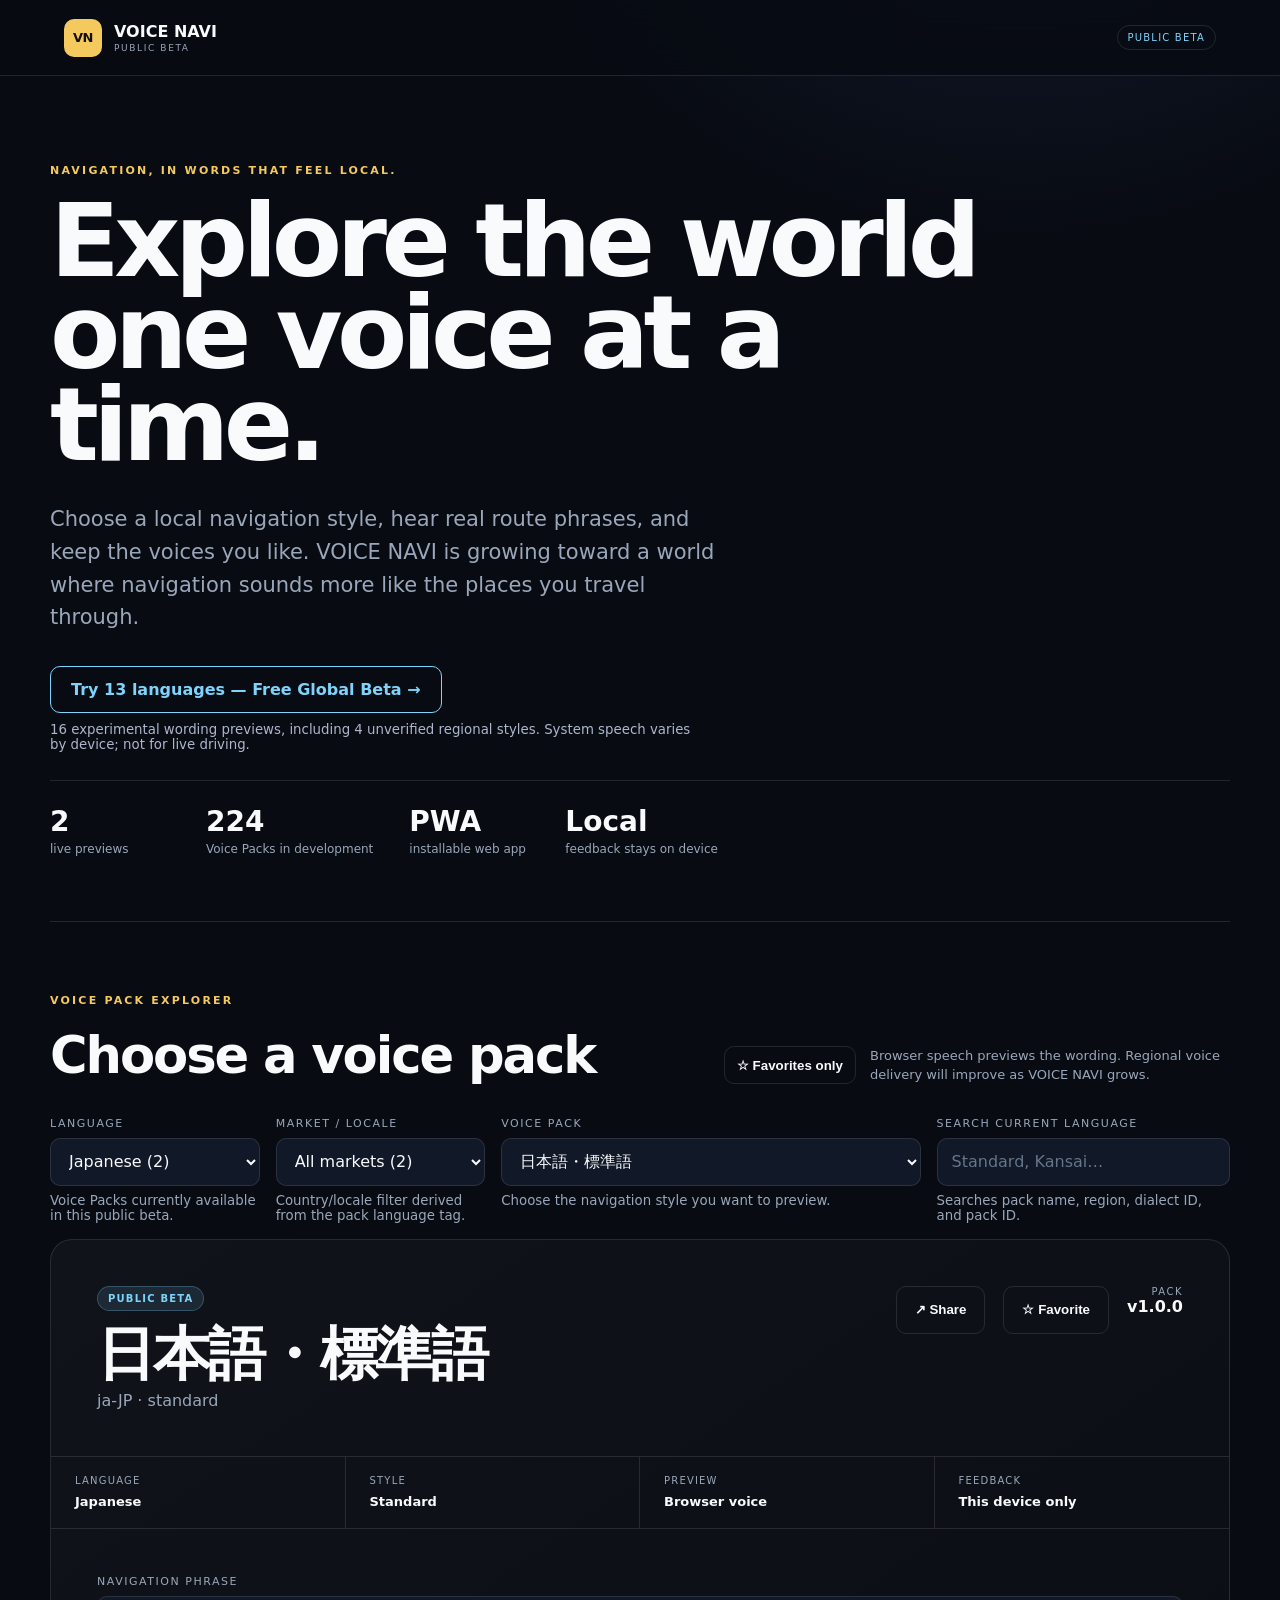
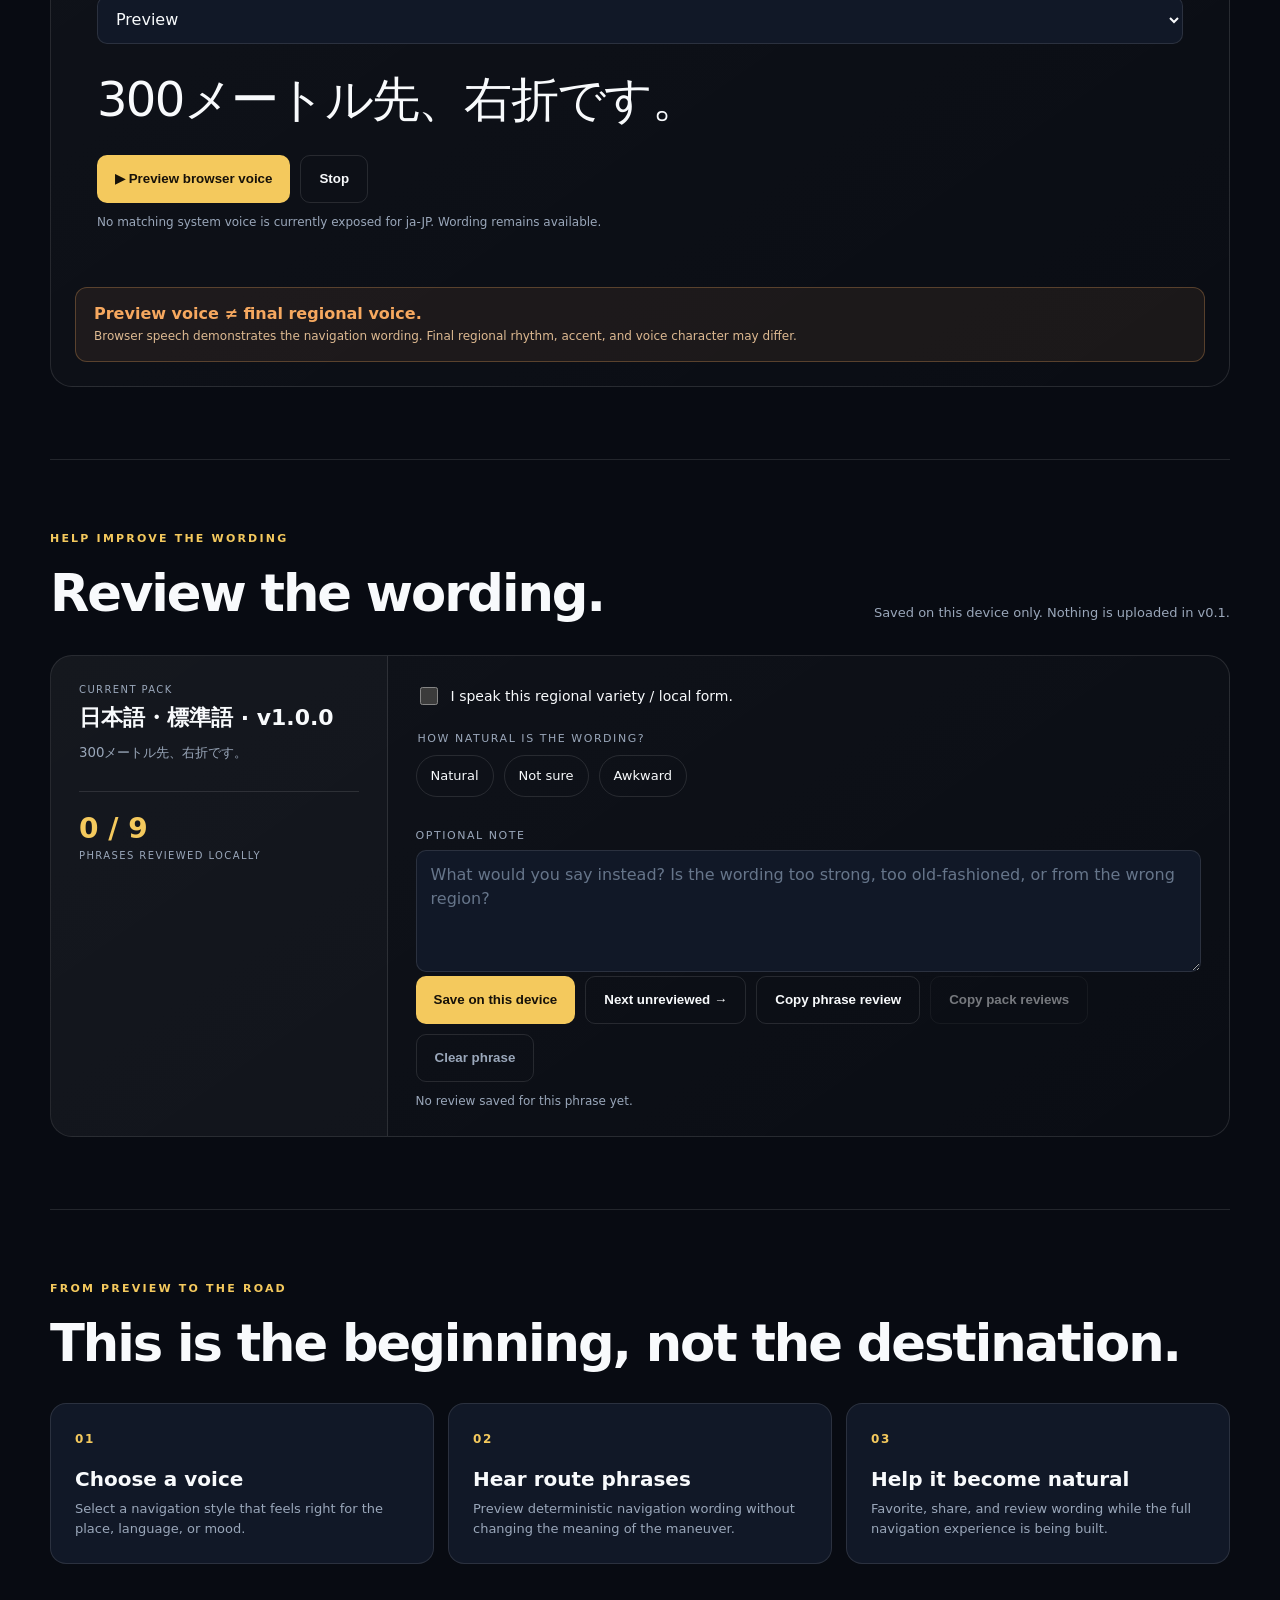
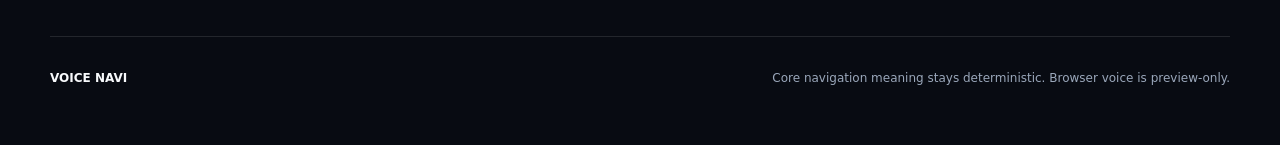
<file: index.html>
<!doctype html>
<html lang="en">
<head>
  <meta charset="utf-8">
  <meta name="viewport" content="width=device-width,initial-scale=1,viewport-fit=cover">
  <meta name="theme-color" content="#0b1020">
  <meta name="description" content="Preview VOICE NAVI navigation styles and help shape a more local voice experience.">
  <title>VOICE NAVI — Public Beta</title>
  <link rel="manifest" href="manifest.webmanifest">
  <link rel="icon" href="icon.svg" type="image/svg+xml">
  <link rel="apple-touch-icon" href="apple-touch-icon.png">
  <link rel="stylesheet" href="styles.css">
</head>
<body>
  <header class="topbar">
    <a class="brand" href="#" aria-label="VOICE NAVI home">
      <span class="brand-mark" aria-hidden="true">VN</span>
      <span><strong>VOICE NAVI</strong><small>PUBLIC BETA</small></span>
    </a>
    <nav class="topnav" aria-label="VOICE NAVI navigation"><button id="install-button" class="secondary compact" type="button" hidden>Install app</button><span class="lab-label">PUBLIC BETA</span></nav>
  </header>

  <main>
    <section class="hero" aria-labelledby="hero-title">
      <p class="eyebrow">NAVIGATION, IN WORDS THAT FEEL LOCAL.</p>
      <h1 id="hero-title">Explore the world<br>one voice at a time.</h1>
      <p class="hero-copy">Choose a local navigation style, hear real route phrases, and keep the voices you like. VOICE NAVI is growing toward a world where navigation sounds more like the places you travel through.</p>
      <p style="margin:0 0 28px">
        <a href="beta/" style="display:inline-block;padding:13px 20px;border:1px solid #7dd3fc;border-radius:10px;color:#7dd3fc;text-decoration:none;font-weight:700">Try 13 languages — Free Global Beta →</a>
        <small style="display:block;max-width:650px;margin-top:9px;color:#adb6cd">16 experimental wording previews, including 4 unverified regional styles. System speech varies by device; not for live driving.</small>
      </p>
      <div class="hero-stats" aria-label="VOICE NAVI beta summary">
        <div><strong id="pack-count">—</strong><span>live previews</span></div>
        <div><strong>224</strong><span>Voice Packs in development</span></div>
        <div><strong>PWA</strong><span>installable web app</span></div>
        <div><strong>Local</strong><span>feedback stays on device</span></div>
      </div>
    </section>

    <section class="lab" aria-labelledby="lab-title">
      <div class="lab-heading">
        <div>
          <p class="eyebrow">VOICE PACK EXPLORER</p>
          <h2 id="lab-title">Choose a voice pack</h2>
        </div>
        <div class="lab-tools">
          <button id="favorites-filter" class="secondary compact" type="button" aria-pressed="false">☆ Favorites only</button>
          <p class="status-note">Browser speech previews the wording. Regional voice delivery will improve as VOICE NAVI grows.</p>
        </div>
      </div>

      <div class="controls">
        <label>
          <span>Language</span>
          <select id="language-select" aria-describedby="language-help"></select>
          <small id="language-help">Voice Packs currently available in this public beta.</small>
        </label>
        <label>
          <span>Market / Locale</span>
          <select id="market-select"></select>
          <small>Country/locale filter derived from the pack language tag.</small>
        </label>
        <label class="pack-control">
          <span>Voice pack</span>
          <select id="pack-select"></select>
          <small>Choose the navigation style you want to preview.</small>
        </label>
        <label>
          <span>Search current language</span>
          <input id="pack-search" type="search" placeholder="Standard, Kansai…" autocomplete="off">
          <small>Searches pack name, region, dialect ID, and pack ID.</small>
        </label>
      </div>

      <article class="pack-card" aria-live="polite">
        <div class="pack-head">
          <div>
            <span id="readiness-badge" class="badge public-beta">PUBLIC BETA</span>
            <h3 id="pack-name">Loading…</h3>
            <p id="pack-meta" class="pack-meta"></p>
          </div>
          <div class="pack-actions">
            <button id="share-button" class="favorite" type="button">↗ Share</button>
            <button id="favorite-button" class="favorite" type="button" aria-pressed="false">☆ Favorite</button>
            <div class="version-block"><span>PACK</span><strong id="pack-version">—</strong></div>
          </div>
        </div>

        <div class="evidence-grid">
          <div><span>Language</span><strong id="public-language">—</strong></div>
          <div><span>Style</span><strong id="public-style">—</strong></div>
          <div><span>Preview</span><strong>Browser voice</strong></div>
          <div><span>Feedback</span><strong>This device only</strong></div>
        </div>

        <div class="preview-panel">
          <label>
            <span>Navigation phrase</span>
            <select id="phrase-select"></select>
          </label>
          <blockquote id="phrase-text">—</blockquote>
          <div class="preview-actions">
            <button id="speak-button" class="primary" type="button">▶ Preview browser voice</button>
            <button id="stop-button" class="secondary" type="button">Stop</button>
          </div>
          <p id="voice-status" class="voice-status">Browser speech uses a matching system voice when available.</p>
          <p id="share-status" class="voice-status" aria-live="polite"></p>
        </div>

        <aside id="accent-warning" class="warning">
          <strong>Preview voice ≠ final regional voice.</strong>
          <span>Browser speech demonstrates the navigation wording. Final regional rhythm, accent, and voice character may differ.</span>
        </aside>
      </article>
    </section>


    <section class="feedback" aria-labelledby="feedback-title">
      <div class="lab-heading">
        <div>
          <p class="eyebrow">HELP IMPROVE THE WORDING</p>
          <h2 id="feedback-title">Review the wording.</h2>
        </div>
        <p class="status-note">Saved on this device only. Nothing is uploaded in v0.1.</p>
      </div>

      <div class="feedback-card">
        <div class="feedback-context">
          <span>Current pack</span>
          <strong id="feedback-pack">—</strong>
          <small id="feedback-phrase">—</small>
          <div class="review-progress">
            <strong id="review-progress-count">0 / 0</strong>
            <span>phrases reviewed locally</span>
          </div>
        </div>

        <div class="feedback-form">
          <label class="native-check">
            <input id="native-speaker" type="checkbox">
            <span>I speak this regional variety / local form.</span>
          </label>

          <fieldset>
            <legend>How natural is the wording?</legend>
            <div class="rating-options">
              <label><input type="radio" name="wording-rating" value="natural"><span>Natural</span></label>
              <label><input type="radio" name="wording-rating" value="uncertain"><span>Not sure</span></label>
              <label><input type="radio" name="wording-rating" value="awkward"><span>Awkward</span></label>
            </div>
          </fieldset>

          <label>
            <span>Optional note</span>
            <textarea id="review-note" rows="4" maxlength="800" placeholder="What would you say instead? Is the wording too strong, too old-fashioned, or from the wrong region?"></textarea>
          </label>

          <div class="preview-actions">
            <button id="save-review-button" class="primary" type="button">Save on this device</button>
            <button id="next-review-button" class="secondary" type="button">Next unreviewed →</button>
            <button id="copy-review-button" class="secondary" type="button">Copy phrase review</button>
            <button id="copy-pack-review-button" class="secondary" type="button">Copy pack reviews</button>
            <button id="clear-review-button" class="secondary subtle" type="button">Clear phrase</button>
          </div>
          <p id="feedback-status" class="voice-status">No review saved for this phrase yet.</p>
        </div>
      </div>
    </section>

    <section class="product-flow" aria-labelledby="product-flow-title">
      <p class="eyebrow">FROM PREVIEW TO THE ROAD</p>
      <h2 id="product-flow-title">This is the beginning, not the destination.</h2>
      <div class="product-flow-grid">
        <article><span class="step-number">01</span><h3>Choose a voice</h3><p>Select a navigation style that feels right for the place, language, or mood.</p></article>
        <article><span class="step-number">02</span><h3>Hear route phrases</h3><p>Preview deterministic navigation wording without changing the meaning of the maneuver.</p></article>
        <article><span class="step-number">03</span><h3>Help it become natural</h3><p>Favorite, share, and review wording while the full navigation experience is being built.</p></article>
      </div>
    </section>
  </main>

  <footer>
    <strong>VOICE NAVI</strong>
    <span>Core navigation meaning stays deterministic. Browser voice is preview-only.</span>
  </footer>

  <script src="app.js" defer></script>
</body>
</html>
</file>
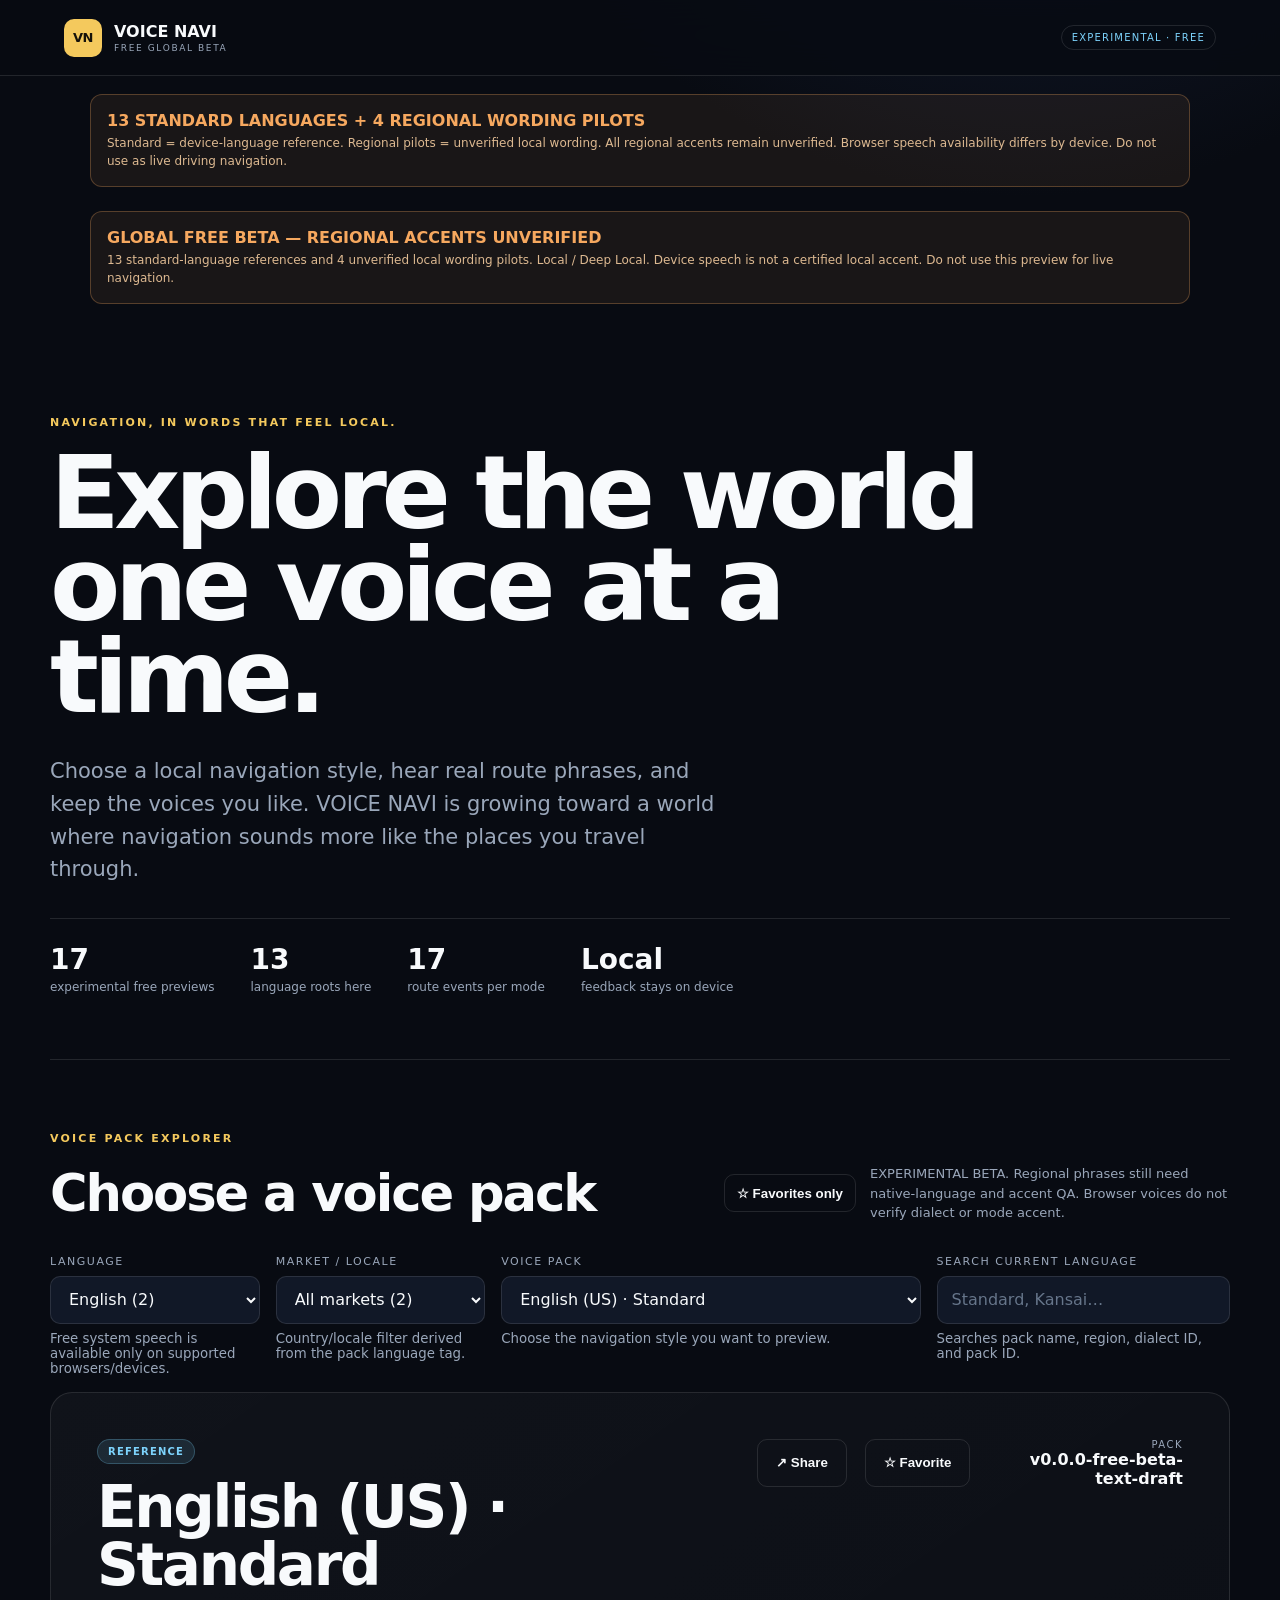
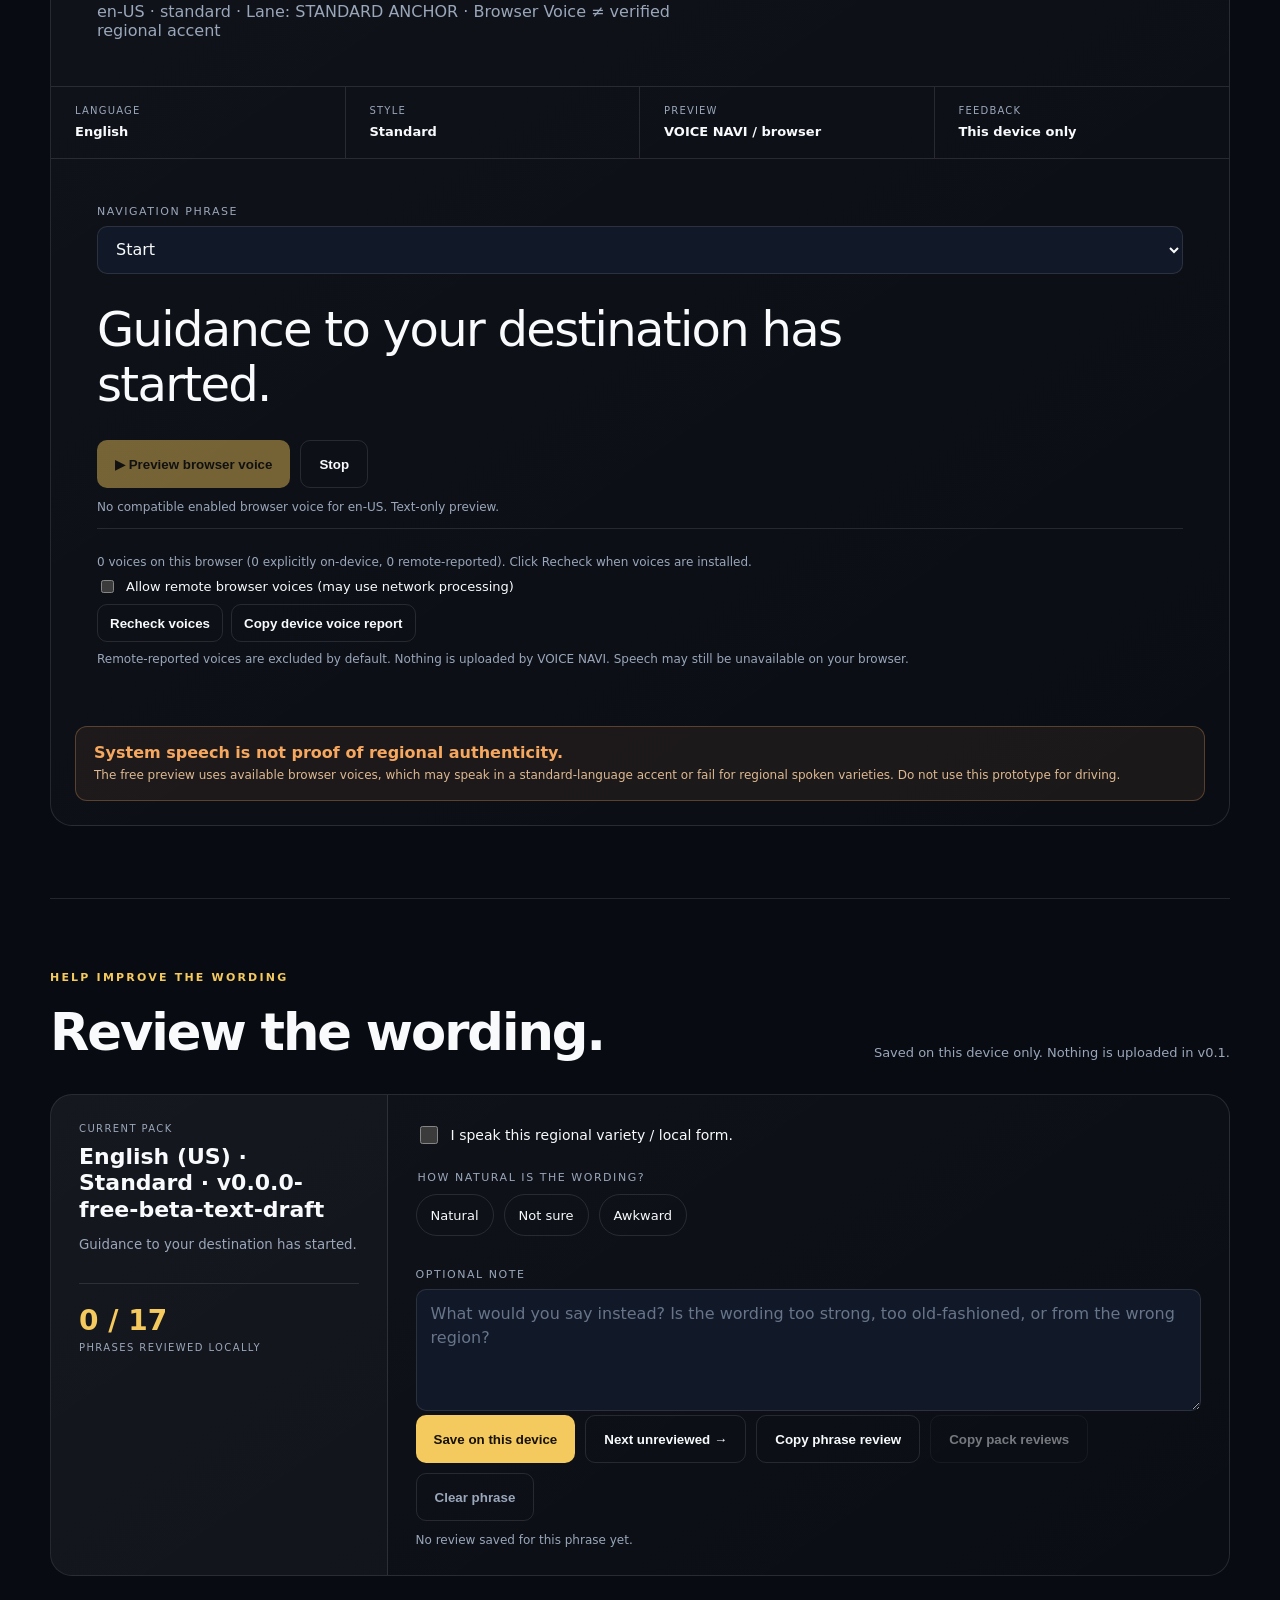
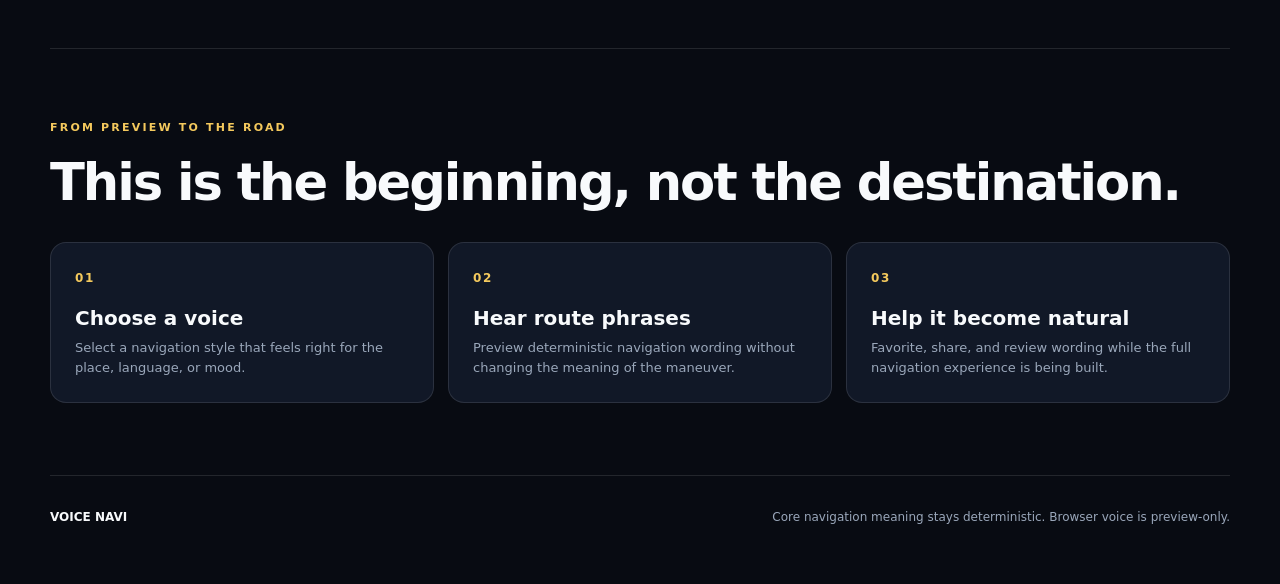
<file: beta/index.html>
<!doctype html>
<html lang="en">
<head>
  <meta name="robots" content="index,follow">
  <meta charset="utf-8">
  <meta name="viewport" content="width=device-width,initial-scale=1,viewport-fit=cover">
  <meta name="theme-color" content="#0b1020">
  <meta name="description" content="Preview VOICE NAVI navigation styles and help shape a more local voice experience.">
  <title>VOICE NAVI — Free Global Beta · 13 Languages</title>
  <!-- Private QA preview: no install manifest or offline functionality until release gate. -->
  <link rel="icon" href="icon.svg" type="image/svg+xml">
  <link rel="apple-touch-icon" href="apple-touch-icon.png">
  <link rel="stylesheet" href="styles.css">
</head>
<body>
  <header class="topbar">
    <a class="brand" href="#" aria-label="VOICE NAVI home">
      <span class="brand-mark" aria-hidden="true">VN</span>
      <span><strong>VOICE NAVI</strong><small>FREE GLOBAL BETA</small></span>
    </a>
    <nav class="topnav" aria-label="VOICE NAVI navigation"><button id="install-button" class="secondary compact" type="button" hidden>Install app</button><span class="lab-label">EXPERIMENTAL · FREE</span></nav>
  </header>

  <main>
    <section class="warning" aria-label="Worldwide regional voice quality lanes" style="max-width:1100px;margin:18px auto;padding:16px">
      <strong>13 STANDARD LANGUAGES + 4 REGIONAL WORDING PILOTS</strong>
      <span>Standard = device-language reference. Regional pilots = unverified local wording.
      All regional accents remain unverified. Browser speech availability differs by device.
      Do not use as live driving navigation.</span>
    </section>
    <aside class="warning" role="status" style="margin:24px auto;max-width:1100px;padding:16px">
      <strong>GLOBAL FREE BETA — REGIONAL ACCENTS UNVERIFIED</strong>
      <span>13 standard-language references and 4 unverified local wording pilots. Local / Deep Local. Device speech is not a certified local accent. Do not use this preview for live navigation.</span>
    </aside>
    <section class="hero" aria-labelledby="hero-title">
      <p class="eyebrow">NAVIGATION, IN WORDS THAT FEEL LOCAL.</p>
      <h1 id="hero-title">Explore the world<br>one voice at a time.</h1>
      <p class="hero-copy">Choose a local navigation style, hear real route phrases, and keep the voices you like. VOICE NAVI is growing toward a world where navigation sounds more like the places you travel through.</p>
      <div class="hero-stats" aria-label="VOICE NAVI beta summary">
        <div><strong id="pack-count">—</strong><span>experimental free previews</span></div>
        <div><strong id="language-count">—</strong><span>language roots here</span></div>
        <div><strong>17</strong><span>route events per mode</span></div>
        <div><strong>Local</strong><span>feedback stays on device</span></div>
      </div>
    </section>

    <section class="lab" aria-labelledby="lab-title">
      <div class="lab-heading">
        <div>
          <p class="eyebrow">VOICE PACK EXPLORER</p>
          <h2 id="lab-title">Choose a voice pack</h2>
        </div>
        <div class="lab-tools">
          <button id="favorites-filter" class="secondary compact" type="button" aria-pressed="false">☆ Favorites only</button>
          <p class="status-note">EXPERIMENTAL BETA. Regional phrases still need native-language and accent QA. Browser voices do not verify dialect or mode accent.</p>
        </div>
      </div>

      <div class="controls">
        <label>
          <span>Language</span>
          <select id="language-select" aria-describedby="language-help"></select>
          <small id="language-help">Free system speech is available only on supported browsers/devices.</small>
        </label>
        <label>
          <span>Market / Locale</span>
          <select id="market-select"></select>
          <small>Country/locale filter derived from the pack language tag.</small>
        </label>
        <label class="pack-control">
          <span>Voice pack</span>
          <select id="pack-select"></select>
          <small>Choose the navigation style you want to preview.</small>
        </label>
        <label>
          <span>Search current language</span>
          <input id="pack-search" type="search" placeholder="Standard, Kansai…" autocomplete="off">
          <small>Searches pack name, region, dialect ID, and pack ID.</small>
        </label>
      </div>

      <article class="pack-card" aria-live="polite">
        <div class="pack-head">
          <div>
            <span id="readiness-badge" class="badge public-beta">DRAFT</span>
            <h3 id="pack-name">Loading…</h3>
            <p id="pack-meta" class="pack-meta"></p>
          </div>
          <div class="pack-actions">
            <button id="share-button" class="favorite" type="button">↗ Share</button>
            <button id="favorite-button" class="favorite" type="button" aria-pressed="false">☆ Favorite</button>
            <div class="version-block"><span>PACK</span><strong id="pack-version">—</strong></div>
          </div>
        </div>

        <div class="evidence-grid">
          <div><span>Language</span><strong id="public-language">—</strong></div>
          <div><span>Style</span><strong id="public-style">—</strong></div>
          <div><span>Preview</span><strong>VOICE NAVI / browser</strong></div>
          <div><span>Feedback</span><strong>This device only</strong></div>
        </div>

        <div class="preview-panel">
          <label id="mode-control" hidden>
            <span>Intensity</span>
            <select id="mode-select"></select>
            <small>Local / Deep Local change wording, not the installed browser voice or regional accent.</small>
          </label>
          <label>
            <span>Navigation phrase</span>
            <select id="phrase-select"></select>
          </label>
          <blockquote id="phrase-text" dir="auto">—</blockquote>
          <div class="preview-actions">
            <button id="speak-button" class="primary" type="button">▶ Preview browser voice</button>
            <button id="stop-button" class="secondary" type="button">Stop</button>
          </div>
          <p id="voice-status" class="voice-status" aria-live="polite">Checking voices…</p>
          <section class="device-voice-audit" aria-label="Speech availability on this device">
            <p id="device-voice-status" class="voice-status" aria-live="polite">Detecting available voices…</p>
            <label class="remote-voice-choice"><input id="allow-remote-voices" type="checkbox"> Allow remote browser voices (may use network processing)</label>
            <div class="device-voice-actions">
              <button id="rescan-voices-button" class="secondary compact" type="button">Recheck voices</button>
              <button id="copy-voice-report-button" class="secondary compact" type="button">Copy device voice report</button>
            </div>
            <small>Remote-reported voices are excluded by default. Nothing is uploaded by VOICE NAVI. Speech may still be unavailable on your browser.</small>
            <p id="copy-voice-status" class="voice-status" aria-live="polite"></p>
          </section>
          <p id="share-status" class="voice-status" aria-live="polite"></p>
        </div>

        <aside id="accent-warning" class="warning">
          <strong>System speech is not proof of regional authenticity.</strong>
          <span>The free preview uses available browser voices, which may speak in a standard-language accent or fail for regional spoken varieties. Do not use this prototype for driving.</span>
        </aside>
      </article>
    </section>


    <section class="feedback" aria-labelledby="feedback-title">
      <div class="lab-heading">
        <div>
          <p class="eyebrow">HELP IMPROVE THE WORDING</p>
          <h2 id="feedback-title">Review the wording.</h2>
        </div>
        <p class="status-note">Saved on this device only. Nothing is uploaded in v0.1.</p>
      </div>

      <div class="feedback-card">
        <div class="feedback-context">
          <span>Current pack</span>
          <strong id="feedback-pack">—</strong>
          <small id="feedback-phrase">—</small>
          <div class="review-progress">
            <strong id="review-progress-count">0 / 0</strong>
            <span>phrases reviewed locally</span>
          </div>
        </div>

        <div class="feedback-form">
          <label class="native-check">
            <input id="native-speaker" type="checkbox">
            <span>I speak this regional variety / local form.</span>
          </label>

          <fieldset>
            <legend>How natural is the wording?</legend>
            <div class="rating-options">
              <label><input type="radio" name="wording-rating" value="natural"><span>Natural</span></label>
              <label><input type="radio" name="wording-rating" value="uncertain"><span>Not sure</span></label>
              <label><input type="radio" name="wording-rating" value="awkward"><span>Awkward</span></label>
            </div>
          </fieldset>

          <label>
            <span>Optional note</span>
            <textarea id="review-note" rows="4" maxlength="800" placeholder="What would you say instead? Is the wording too strong, too old-fashioned, or from the wrong region?"></textarea>
          </label>

          <div class="preview-actions">
            <button id="save-review-button" class="primary" type="button">Save on this device</button>
            <button id="next-review-button" class="secondary" type="button">Next unreviewed →</button>
            <button id="copy-review-button" class="secondary" type="button">Copy phrase review</button>
            <button id="copy-pack-review-button" class="secondary" type="button">Copy pack reviews</button>
            <button id="clear-review-button" class="secondary subtle" type="button">Clear phrase</button>
          </div>
          <p id="feedback-status" class="voice-status">No review saved for this phrase yet.</p>
        </div>
      </div>
    </section>

    <section class="product-flow" aria-labelledby="product-flow-title">
      <p class="eyebrow">FROM PREVIEW TO THE ROAD</p>
      <h2 id="product-flow-title">This is the beginning, not the destination.</h2>
      <div class="product-flow-grid">
        <article><span class="step-number">01</span><h3>Choose a voice</h3><p>Select a navigation style that feels right for the place, language, or mood.</p></article>
        <article><span class="step-number">02</span><h3>Hear route phrases</h3><p>Preview deterministic navigation wording without changing the meaning of the maneuver.</p></article>
        <article><span class="step-number">03</span><h3>Help it become natural</h3><p>Favorite, share, and review wording while the full navigation experience is being built.</p></article>
      </div>
    </section>
  </main>

  <footer>
    <strong>VOICE NAVI</strong>
    <span>Core navigation meaning stays deterministic. Browser voice is preview-only.</span>
  </footer>

  <script src="app.js" defer></script>
</body>
</html>
</file>
<file: styles.css>
:root {
  color-scheme: dark;
  --bg: #080b12;
  --panel: #111827;
  --panel-2: #151d2d;
  --line: rgba(255,255,255,.11);
  --text: #f8fafc;
  --muted: #9aa7ba;
  --accent: #f4c95d;
  --accent-2: #7dd3fc;
  --green: #64d98b;
  --orange: #f6a85f;
  --red: #ff7d7d;
  font-family: Inter, ui-sans-serif, system-ui, -apple-system, BlinkMacSystemFont, "Segoe UI", sans-serif;
}
* { box-sizing: border-box; }
body { margin: 0; min-height: 100vh; background: radial-gradient(circle at 80% -10%, #17213b 0, transparent 36rem), var(--bg); color: var(--text); }
a { color: inherit; }
.topbar { display: flex; justify-content: space-between; align-items: center; min-height: 76px; padding: 14px clamp(20px,5vw,68px); border-bottom: 1px solid var(--line); position: sticky; top: 0; z-index: 10; background: rgba(8,11,18,.84); backdrop-filter: blur(18px); }
.brand { display: inline-flex; align-items: center; gap: 12px; text-decoration: none; }
.brand-mark { display: grid; place-items: center; width: 38px; height: 38px; border-radius: 10px; background: var(--accent); color: #14110a; font-weight: 900; font-size: 13px; letter-spacing: -.04em; }
.brand strong, .brand small { display: block; }
.brand small { color: var(--muted); font-size: 9px; letter-spacing: .18em; margin-top: 2px; }
.lab-label { border: 1px solid var(--line); border-radius: 999px; color: var(--accent-2); padding: 6px 10px; font-size: 10px; letter-spacing: .12em; }
main { width: min(1180px, calc(100% - 40px)); margin: 0 auto; }
.hero { min-height: 58vh; display: flex; flex-direction: column; justify-content: center; padding: 88px 0 64px; }
.eyebrow { color: var(--accent); font-size: 11px; font-weight: 800; letter-spacing: .2em; margin: 0 0 18px; }
h1 { font-size: clamp(48px, 8vw, 104px); line-height: .9; letter-spacing: -.055em; margin: 0; max-width: 950px; }
.hero-copy { color: var(--muted); font-size: clamp(17px,2vw,21px); line-height: 1.55; max-width: 690px; margin: 32px 0; }
.hero-stats { display: flex; flex-wrap: wrap; gap: 36px; border-top: 1px solid var(--line); padding-top: 24px; }
.hero-stats div { min-width: 120px; }
.hero-stats strong { display: block; font-size: 28px; }
.hero-stats span { color: var(--muted); font-size: 12px; }
.lab, .product-flow { padding: 72px 0; border-top: 1px solid var(--line); }
.lab-heading { display: flex; justify-content: space-between; gap: 30px; align-items: end; margin-bottom: 32px; }
h2 { font-size: clamp(32px,4vw,52px); letter-spacing: -.04em; margin: 0; }
.status-note { color: var(--muted); max-width: 360px; margin: 0; font-size: 13px; line-height: 1.5; }
.lab-tools { display: flex; align-items: center; gap: 14px; }
button.compact { min-height: 38px; padding-inline: 12px; white-space: nowrap; }
button[aria-pressed="true"] { border-color: rgba(244,201,93,.55); color: var(--accent); background: rgba(244,201,93,.08); }
.controls { display: grid; grid-template-columns: 1fr 1fr 2fr 1.4fr; gap: 16px; margin-bottom: 16px; align-items: start; }
label > span { display: block; font-size: 11px; text-transform: uppercase; letter-spacing: .14em; color: var(--muted); margin-bottom: 8px; }
label small { color: var(--muted); display: block; margin-top: 7px; }
select, input[type="search"] { width: 100%; min-height: 48px; padding: 0 14px; background: var(--panel); border: 1px solid var(--line); border-radius: 10px; color: var(--text); font: inherit; }
input[type="search"]::placeholder { color: #66758a; }
select:focus-visible, input:focus-visible, button:focus-visible { outline: 2px solid var(--accent-2); outline-offset: 2px; }
.pack-card { background: linear-gradient(145deg, rgba(255,255,255,.035), rgba(255,255,255,.012)); border: 1px solid var(--line); border-radius: 22px; overflow: hidden; }
.pack-head { padding: clamp(24px,4vw,46px); display: flex; justify-content: space-between; gap: 20px; border-bottom: 1px solid var(--line); }
.pack-head h3 { font-size: clamp(30px,5vw,58px); line-height: 1; margin: 14px 0 8px; letter-spacing: -.04em; }
.pack-meta { color: var(--muted); margin: 0; }
.version-block { text-align: right; color: var(--muted); }
.version-block span { display: block; font-size: 10px; letter-spacing: .15em; }
.version-block strong { color: var(--text); font-size: 16px; }
.badge { display: inline-block; border-radius: 999px; padding: 6px 10px; font-weight: 800; font-size: 10px; letter-spacing: .12em; background: rgba(255,255,255,.1); }
.badge.public-beta { background: rgba(125,211,252,.12); color: var(--accent-2); border: 1px solid rgba(125,211,252,.25); }
.evidence-grid { display: grid; grid-template-columns: repeat(4, 1fr); }
.evidence-grid div { padding: 18px 24px; border-right: 1px solid var(--line); border-bottom: 1px solid var(--line); }
.evidence-grid div:last-child { border-right: 0; }
.evidence-grid span { color: var(--muted); font-size: 10px; text-transform: uppercase; letter-spacing: .12em; display: block; margin-bottom: 5px; }
.evidence-grid strong { font-size: 13px; }
.preview-panel { padding: clamp(24px,4vw,46px); }
blockquote { margin: 28px 0; padding: 0; max-width: 880px; font-size: clamp(28px,4vw,48px); line-height: 1.15; letter-spacing: -.035em; }
.preview-actions { display: flex; flex-wrap: wrap; gap: 10px; }
button { min-height: 48px; border-radius: 10px; padding: 0 18px; border: 0; cursor: pointer; font-weight: 750; }
button.primary { background: var(--accent); color: #161109; }
button.secondary { background: transparent; color: var(--text); border: 1px solid var(--line); }
button:disabled { opacity: .45; cursor: not-allowed; }
.voice-status { color: var(--muted); font-size: 12px; margin: 12px 0 0; }
.warning { margin: 0 24px 24px; padding: 16px 18px; border: 1px solid rgba(246,168,95,.28); border-radius: 12px; background: rgba(246,168,95,.07); color: var(--orange); }
.warning strong, .warning span { display: block; }
.warning span { color: #ddb991; margin-top: 4px; font-size: 12px; line-height: 1.5; }
.product-flow-grid { display: grid; grid-template-columns: repeat(3,1fr); gap: 14px; margin-top: 30px; }
.product-flow-grid article { border: 1px solid var(--line); background: var(--panel); padding: 24px; border-radius: 16px; }
.product-flow-grid h3 { margin: 20px 0 8px; font-size: 20px; }
.product-flow-grid p { color: var(--muted); line-height: 1.55; margin: 0; font-size: 13px; }
.step-number { color: var(--accent); font-size: 12px; letter-spacing: .14em; font-weight: 800; }
footer { width: min(1180px, calc(100% - 40px)); margin: 0 auto; padding: 34px 0 60px; border-top: 1px solid var(--line); color: var(--muted); display: flex; justify-content: space-between; gap: 24px; font-size: 12px; }
footer strong { color: var(--text); }
@media (max-width: 720px) {
  .topbar { padding-inline: 18px; }
  .lab-label { display: none; }
  main, footer { width: min(100% - 28px, 1180px); }
  .hero { padding-top: 72px; min-height: auto; }
  .lab-heading, footer { display: block; }
  .lab-tools { display: block; margin-top: 14px; }
  .status-note { margin-top: 10px; }
  .controls { grid-template-columns: 1fr; }
  .evidence-grid { grid-template-columns: 1fr 1fr; }
  .evidence-grid div:nth-child(2) { border-right: 0; }
  .product-flow-grid { grid-template-columns: 1fr; }
  .pack-head { display: block; }
  .version-block { text-align: left; margin-top: 18px; }
  footer span { display: block; margin-top: 8px; }
}
@media (prefers-reduced-motion: reduce) { * { scroll-behavior: auto !important; } }
.pack-actions { display: flex; align-items: flex-start; gap: 18px; }
.favorite { background: transparent; color: var(--text); border: 1px solid var(--line); white-space: nowrap; }
.favorite[aria-pressed="true"] { color: var(--accent); border-color: rgba(244,201,93,.45); background: rgba(244,201,93,.08); }
.feedback { padding: 72px 0; border-top: 1px solid var(--line); }
.feedback-card { display: grid; grid-template-columns: minmax(220px,.8fr) minmax(0,2fr); border: 1px solid var(--line); border-radius: 22px; overflow: hidden; background: linear-gradient(145deg, rgba(255,255,255,.035), rgba(255,255,255,.012)); }
.feedback-context { padding: 28px; border-right: 1px solid var(--line); background: rgba(255,255,255,.018); }
.feedback-context span { color: var(--muted); text-transform: uppercase; letter-spacing: .14em; font-size: 10px; display: block; margin-bottom: 10px; }
.feedback-context strong { display: block; font-size: 22px; line-height: 1.2; }
.feedback-context small { color: var(--muted); display: block; margin-top: 12px; line-height: 1.5; }
.review-progress { margin-top: 28px; padding-top: 20px; border-top: 1px solid var(--line); }
.review-progress strong { font-size: 28px; color: var(--accent); }
.review-progress span { margin-top: 4px; }
.feedback-form { padding: 28px; }
.native-check { display: flex; gap: 10px; align-items: center; margin-bottom: 24px; }
.native-check span { margin: 0; color: var(--text); font-size: 14px; text-transform: none; letter-spacing: 0; }
.native-check input { width: 18px; height: 18px; accent-color: var(--accent); }
fieldset { border: 0; padding: 0; margin: 0 0 24px; }
legend { color: var(--muted); text-transform: uppercase; letter-spacing: .14em; font-size: 11px; margin-bottom: 10px; }
.rating-options { display: flex; flex-wrap: wrap; gap: 10px; }
.rating-options label { position: relative; }
.rating-options input { position: absolute; opacity: 0; pointer-events: none; }
.rating-options span { display: inline-flex; align-items: center; min-height: 42px; border: 1px solid var(--line); border-radius: 999px; padding: 0 14px; color: var(--text); text-transform: none; letter-spacing: 0; font-size: 13px; cursor: pointer; }
.rating-options input:checked + span { border-color: var(--accent-2); background: rgba(125,211,252,.1); color: var(--accent-2); }
textarea { width: 100%; resize: vertical; min-height: 112px; padding: 12px 14px; background: var(--panel); border: 1px solid var(--line); border-radius: 10px; color: var(--text); font: inherit; line-height: 1.5; }
textarea::placeholder { color: #66758a; }
textarea:focus-visible { outline: 2px solid var(--accent-2); outline-offset: 2px; }
button.subtle { color: var(--muted); }
@media (max-width: 720px) {
  .pack-actions { margin-top: 18px; justify-content: space-between; }
  .feedback-card { grid-template-columns: 1fr; }
  .feedback-context { border-right: 0; border-bottom: 1px solid var(--line); }
}
.topnav { display: flex; align-items: center; gap: 14px; }
.topnav a { color: var(--muted); text-decoration: none; font-size: 12px; }
.topnav a:hover { color: var(--text); }

[hidden] { display: none !important; }
</file>
<file: beta/styles.css>
:root {
  color-scheme: dark;
  --bg: #080b12;
  --panel: #111827;
  --panel-2: #151d2d;
  --line: rgba(255,255,255,.11);
  --text: #f8fafc;
  --muted: #9aa7ba;
  --accent: #f4c95d;
  --accent-2: #7dd3fc;
  --green: #64d98b;
  --orange: #f6a85f;
  --red: #ff7d7d;
  font-family: Inter, ui-sans-serif, system-ui, -apple-system, BlinkMacSystemFont, "Segoe UI", sans-serif;
}
* { box-sizing: border-box; }
body { margin: 0; min-height: 100vh; background: radial-gradient(circle at 80% -10%, #17213b 0, transparent 36rem), var(--bg); color: var(--text); }
a { color: inherit; }
.topbar { display: flex; justify-content: space-between; align-items: center; min-height: 76px; padding: 14px clamp(20px,5vw,68px); border-bottom: 1px solid var(--line); position: sticky; top: 0; z-index: 10; background: rgba(8,11,18,.84); backdrop-filter: blur(18px); }
.brand { display: inline-flex; align-items: center; gap: 12px; text-decoration: none; }
.brand-mark { display: grid; place-items: center; width: 38px; height: 38px; border-radius: 10px; background: var(--accent); color: #14110a; font-weight: 900; font-size: 13px; letter-spacing: -.04em; }
.brand strong, .brand small { display: block; }
.brand small { color: var(--muted); font-size: 9px; letter-spacing: .18em; margin-top: 2px; }
.lab-label { border: 1px solid var(--line); border-radius: 999px; color: var(--accent-2); padding: 6px 10px; font-size: 10px; letter-spacing: .12em; }
main { width: min(1180px, calc(100% - 40px)); margin: 0 auto; }
.hero { min-height: 58vh; display: flex; flex-direction: column; justify-content: center; padding: 88px 0 64px; }
.eyebrow { color: var(--accent); font-size: 11px; font-weight: 800; letter-spacing: .2em; margin: 0 0 18px; }
h1 { font-size: clamp(48px, 8vw, 104px); line-height: .9; letter-spacing: -.055em; margin: 0; max-width: 950px; }
.hero-copy { color: var(--muted); font-size: clamp(17px,2vw,21px); line-height: 1.55; max-width: 690px; margin: 32px 0; }
.hero-stats { display: flex; flex-wrap: wrap; gap: 36px; border-top: 1px solid var(--line); padding-top: 24px; }
.hero-stats div { min-width: 120px; }
.hero-stats strong { display: block; font-size: 28px; }
.hero-stats span { color: var(--muted); font-size: 12px; }
.lab, .product-flow { padding: 72px 0; border-top: 1px solid var(--line); }
.lab-heading { display: flex; justify-content: space-between; gap: 30px; align-items: end; margin-bottom: 32px; }
h2 { font-size: clamp(32px,4vw,52px); letter-spacing: -.04em; margin: 0; }
.status-note { color: var(--muted); max-width: 360px; margin: 0; font-size: 13px; line-height: 1.5; }
.lab-tools { display: flex; align-items: center; gap: 14px; }
button.compact { min-height: 38px; padding-inline: 12px; white-space: nowrap; }
button[aria-pressed="true"] { border-color: rgba(244,201,93,.55); color: var(--accent); background: rgba(244,201,93,.08); }
.controls { display: grid; grid-template-columns: 1fr 1fr 2fr 1.4fr; gap: 16px; margin-bottom: 16px; align-items: start; }
label > span { display: block; font-size: 11px; text-transform: uppercase; letter-spacing: .14em; color: var(--muted); margin-bottom: 8px; }
label small { color: var(--muted); display: block; margin-top: 7px; }
select, input[type="search"] { width: 100%; min-height: 48px; padding: 0 14px; background: var(--panel); border: 1px solid var(--line); border-radius: 10px; color: var(--text); font: inherit; }
input[type="search"]::placeholder { color: #66758a; }
select:focus-visible, input:focus-visible, button:focus-visible { outline: 2px solid var(--accent-2); outline-offset: 2px; }
.pack-card { background: linear-gradient(145deg, rgba(255,255,255,.035), rgba(255,255,255,.012)); border: 1px solid var(--line); border-radius: 22px; overflow: hidden; }
.pack-head { padding: clamp(24px,4vw,46px); display: flex; justify-content: space-between; gap: 20px; border-bottom: 1px solid var(--line); }
.pack-head h3 { font-size: clamp(30px,5vw,58px); line-height: 1; margin: 14px 0 8px; letter-spacing: -.04em; }
.pack-meta { color: var(--muted); margin: 0; }
.version-block { text-align: right; color: var(--muted); }
.version-block span { display: block; font-size: 10px; letter-spacing: .15em; }
.version-block strong { color: var(--text); font-size: 16px; }
.badge { display: inline-block; border-radius: 999px; padding: 6px 10px; font-weight: 800; font-size: 10px; letter-spacing: .12em; background: rgba(255,255,255,.1); }
.badge.public-beta { background: rgba(125,211,252,.12); color: var(--accent-2); border: 1px solid rgba(125,211,252,.25); }
.evidence-grid { display: grid; grid-template-columns: repeat(4, 1fr); }
.evidence-grid div { padding: 18px 24px; border-right: 1px solid var(--line); border-bottom: 1px solid var(--line); }
.evidence-grid div:last-child { border-right: 0; }
.evidence-grid span { color: var(--muted); font-size: 10px; text-transform: uppercase; letter-spacing: .12em; display: block; margin-bottom: 5px; }
.evidence-grid strong { font-size: 13px; }
.preview-panel { padding: clamp(24px,4vw,46px); }
blockquote { margin: 28px 0; padding: 0; max-width: 880px; font-size: clamp(28px,4vw,48px); line-height: 1.15; letter-spacing: -.035em; }
.preview-actions { display: flex; flex-wrap: wrap; gap: 10px; }
button { min-height: 48px; border-radius: 10px; padding: 0 18px; border: 0; cursor: pointer; font-weight: 750; }
button.primary { background: var(--accent); color: #161109; }
button.secondary { background: transparent; color: var(--text); border: 1px solid var(--line); }
button:disabled { opacity: .45; cursor: not-allowed; }
.voice-status { color: var(--muted); font-size: 12px; margin: 12px 0 0; }
.warning { margin: 0 24px 24px; padding: 16px 18px; border: 1px solid rgba(246,168,95,.28); border-radius: 12px; background: rgba(246,168,95,.07); color: var(--orange); }
.warning strong, .warning span { display: block; }
.warning span { color: #ddb991; margin-top: 4px; font-size: 12px; line-height: 1.5; }
.product-flow-grid { display: grid; grid-template-columns: repeat(3,1fr); gap: 14px; margin-top: 30px; }
.product-flow-grid article { border: 1px solid var(--line); background: var(--panel); padding: 24px; border-radius: 16px; }
.product-flow-grid h3 { margin: 20px 0 8px; font-size: 20px; }
.product-flow-grid p { color: var(--muted); line-height: 1.55; margin: 0; font-size: 13px; }
.step-number { color: var(--accent); font-size: 12px; letter-spacing: .14em; font-weight: 800; }
footer { width: min(1180px, calc(100% - 40px)); margin: 0 auto; padding: 34px 0 60px; border-top: 1px solid var(--line); color: var(--muted); display: flex; justify-content: space-between; gap: 24px; font-size: 12px; }
footer strong { color: var(--text); }
@media (max-width: 720px) {
  .topbar { padding-inline: 18px; }
  .lab-label { display: none; }
  main, footer { width: min(100% - 28px, 1180px); }
  .hero { padding-top: 72px; min-height: auto; }
  .lab-heading, footer { display: block; }
  .lab-tools { display: block; margin-top: 14px; }
  .status-note { margin-top: 10px; }
  .controls { grid-template-columns: 1fr; }
  .evidence-grid { grid-template-columns: 1fr 1fr; }
  .evidence-grid div:nth-child(2) { border-right: 0; }
  .product-flow-grid { grid-template-columns: 1fr; }
  .pack-head { display: block; }
  .version-block { text-align: left; margin-top: 18px; }
  footer span { display: block; margin-top: 8px; }
}
@media (prefers-reduced-motion: reduce) { * { scroll-behavior: auto !important; } }
.pack-actions { display: flex; align-items: flex-start; gap: 18px; }
.favorite { background: transparent; color: var(--text); border: 1px solid var(--line); white-space: nowrap; }
.favorite[aria-pressed="true"] { color: var(--accent); border-color: rgba(244,201,93,.45); background: rgba(244,201,93,.08); }
.feedback { padding: 72px 0; border-top: 1px solid var(--line); }
.feedback-card { display: grid; grid-template-columns: minmax(220px,.8fr) minmax(0,2fr); border: 1px solid var(--line); border-radius: 22px; overflow: hidden; background: linear-gradient(145deg, rgba(255,255,255,.035), rgba(255,255,255,.012)); }
.feedback-context { padding: 28px; border-right: 1px solid var(--line); background: rgba(255,255,255,.018); }
.feedback-context span { color: var(--muted); text-transform: uppercase; letter-spacing: .14em; font-size: 10px; display: block; margin-bottom: 10px; }
.feedback-context strong { display: block; font-size: 22px; line-height: 1.2; }
.feedback-context small { color: var(--muted); display: block; margin-top: 12px; line-height: 1.5; }
.review-progress { margin-top: 28px; padding-top: 20px; border-top: 1px solid var(--line); }
.review-progress strong { font-size: 28px; color: var(--accent); }
.review-progress span { margin-top: 4px; }
.feedback-form { padding: 28px; }
.native-check { display: flex; gap: 10px; align-items: center; margin-bottom: 24px; }
.native-check span { margin: 0; color: var(--text); font-size: 14px; text-transform: none; letter-spacing: 0; }
.native-check input { width: 18px; height: 18px; accent-color: var(--accent); }
fieldset { border: 0; padding: 0; margin: 0 0 24px; }
legend { color: var(--muted); text-transform: uppercase; letter-spacing: .14em; font-size: 11px; margin-bottom: 10px; }
.rating-options { display: flex; flex-wrap: wrap; gap: 10px; }
.rating-options label { position: relative; }
.rating-options input { position: absolute; opacity: 0; pointer-events: none; }
.rating-options span { display: inline-flex; align-items: center; min-height: 42px; border: 1px solid var(--line); border-radius: 999px; padding: 0 14px; color: var(--text); text-transform: none; letter-spacing: 0; font-size: 13px; cursor: pointer; }
.rating-options input:checked + span { border-color: var(--accent-2); background: rgba(125,211,252,.1); color: var(--accent-2); }
textarea { width: 100%; resize: vertical; min-height: 112px; padding: 12px 14px; background: var(--panel); border: 1px solid var(--line); border-radius: 10px; color: var(--text); font: inherit; line-height: 1.5; }
textarea::placeholder { color: #66758a; }
textarea:focus-visible { outline: 2px solid var(--accent-2); outline-offset: 2px; }
button.subtle { color: var(--muted); }
@media (max-width: 720px) {
  .pack-actions { margin-top: 18px; justify-content: space-between; }
  .feedback-card { grid-template-columns: 1fr; }
  .feedback-context { border-right: 0; border-bottom: 1px solid var(--line); }
}
.topnav { display: flex; align-items: center; gap: 14px; }
.topnav a { color: var(--muted); text-decoration: none; font-size: 12px; }
.topnav a:hover { color: var(--text); }

[hidden] { display: none !important; }

/* Private global language-lab device speech controls */
.device-voice-audit { margin-top: 14px; padding-top: 14px; border-top: 1px solid var(--line); }
.device-voice-audit small { display:block; margin-top:8px; color:var(--muted); font-size:12px; line-height:1.5; }
.remote-voice-choice { display:flex; gap:9px; align-items:center; font-size:13px; margin:8px 0; }
.device-voice-actions { display:flex; flex-wrap:wrap; gap:8px; margin:8px 0; }
</file>
